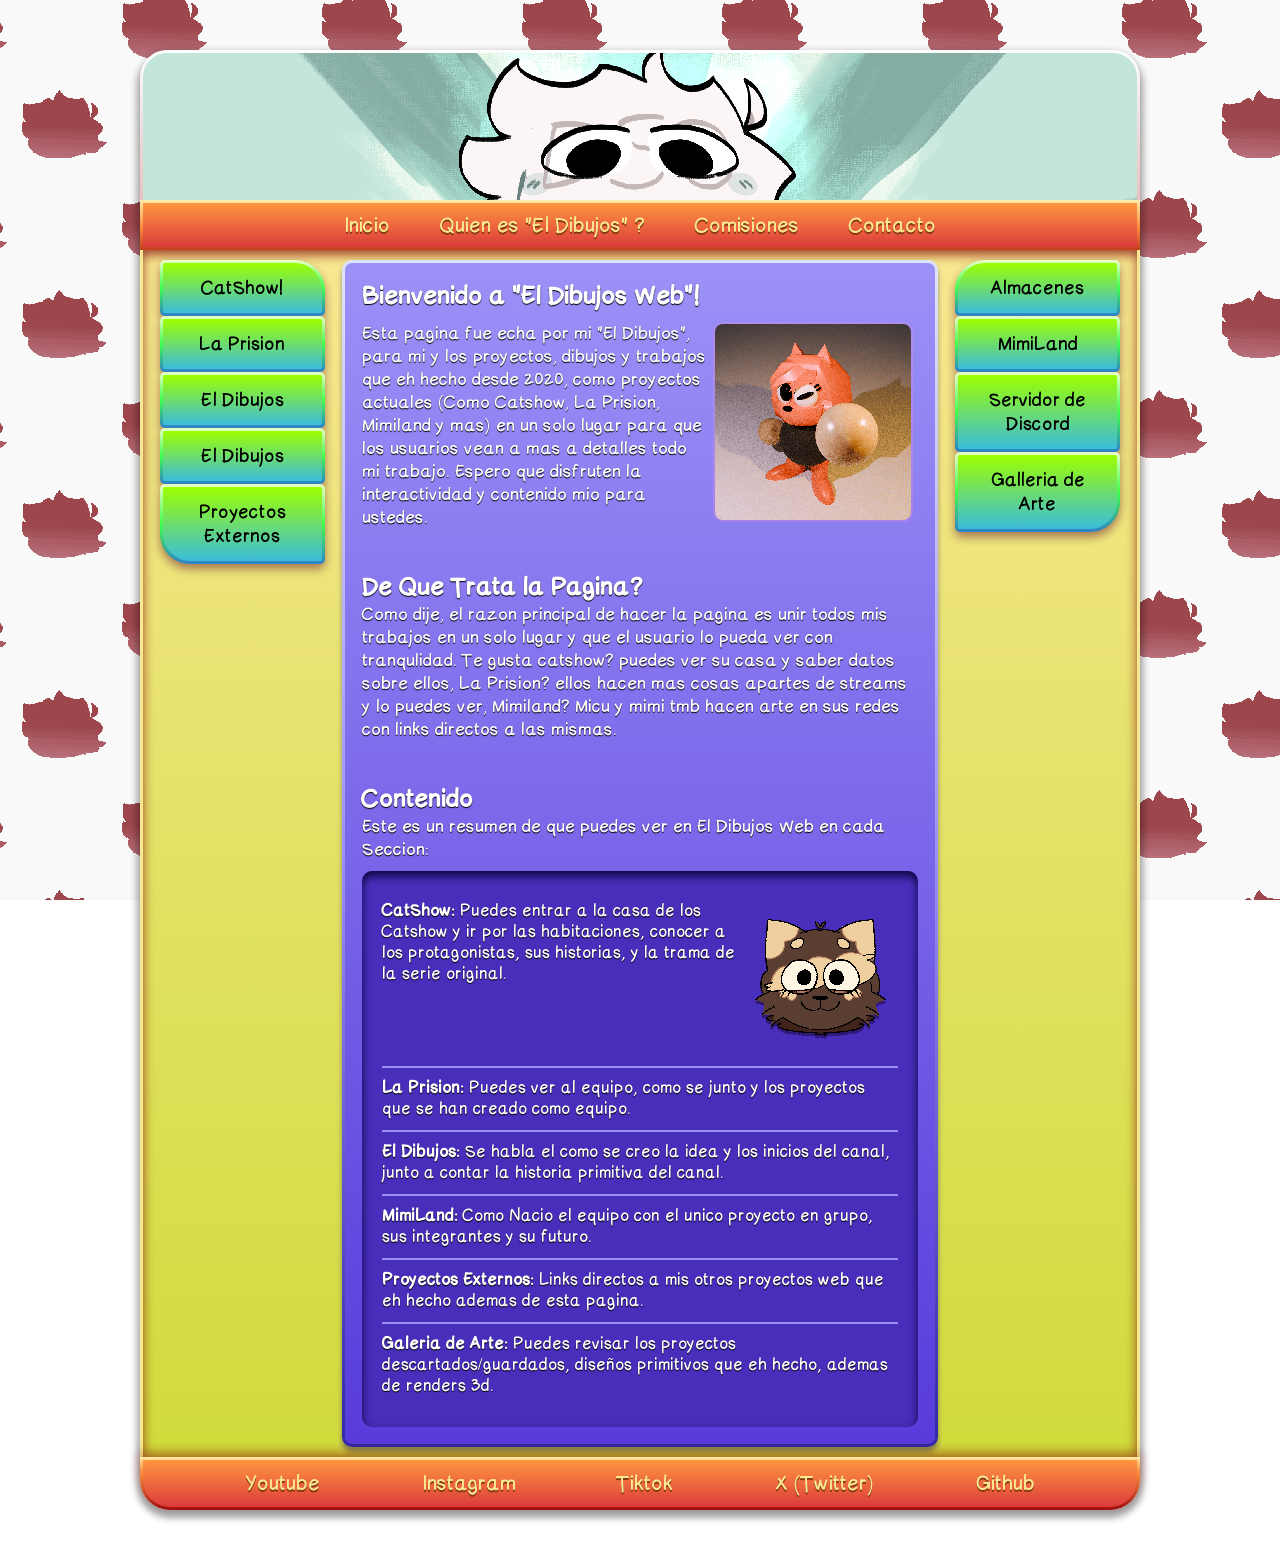
<file: index.html>
<!DOCTYPE html>
<html lang="es">
<head>
    <meta charset="UTF-8">
    <meta name="viewport" content="width=device-width, initial-scale=1.0">
    <title> Inicio | El Dibujos Web</title>
    <link rel="icon" href="src/img/Logo00.gif" type="icon">
    <link rel="stylesheet" href="src/css/style.css">
    <script src="src/js/script.js" defer></script>
</head>
<body>
    <!--caja Principal-->
    <div class="CajaIndex">
        <header class="headerPrincipal">
        </header>
        <nav class="navPrincipal">
          <a class="enlaces" href="index.html">Inicio</a>
          <a class="enlaces" href="Quien-es-Dibujos.html">Quien es "El Dibujos" ?</a>
          <a class="enlaces" href="">Comisiones</a>
          <a class="enlaces" href="Contacto.html">Contacto</a>
        </nav>
        <div class="cajaMain">
            <aside class="aside-izquierdo">
                <!-- Botón 1 -->
                <div class="ContenedorSelect">
                  <button type="button" class="BotonStartL">
                    <span class="selecText">CatShow!</span>
                  </button>

                  <ul class="selectMenu">
                    <li data-value="1" data-url="Catshow/CatHouse.html" class="optionSelect opt-1">CatHouse</li>
                    <li data-value="2" data-url=".html" class="optionSelect opt-1">Detras de Cortinas</li>
                    <li data-value="3" data-url="Catshow/Museo-Felino.html" class="optionSelect opt-1">Museo Felino</li>
                  </ul>
                </div>

                <!-- Botón 2 -->
                <div class="ContenedorSelect2">
                  <button type="button" data-url="La-Prision/LaPrision.html" class="BotonMedium"><span class="selecText">La Prision</span></button>
                </div>

                 <!-- Botón 2 -->
                <div class="ContenedorSelect2">
                  <button type="button" data-url="ElDibujos/Rincon-del-Dibujos.html" class="BotonMedium"><span class="selecText">El Dibujos</span></button>
                </div>

                <!-- Botón 2 -->
                <div class="ContenedorSelect">
                  <button type="button" class="BotonMedium">
                    <span class="selecText">El Dibujos</span>
                  </button>

                  <ul class="selectMenu">
                    <li data-value="a" data-url=".html" class="optionSelect opt-1">Como Nacio?</li>
                    <li data-value="b" data-url=".html" class="optionSelect opt-1">Detras de Escena</li>
                    <li data-value="b" data-url=".html" class="optionSelect opt-1">Habitacion</li>
                  </ul>
                </div>

                <div class="ContenedorSelect">
                  <button type="button" class="BotonEndL">
                    <span class="selecText">Proyectos Externos</span>
                  </button>

                  <ul class="selectMenu">
                    <li data-value="a" data-url="https://ccreativebboy-source.github.io/PanseiSoftShop/" class="optionSelect opt-1">Pansei Soft Shop</li>
                    <li data-value="b" data-url="https://ccreativebboy-source.github.io/REPORTES_REBORN/" class="optionSelect opt-1">Reportes SIP</li>
                  </ul>
                </div>
            </aside>

            <main class="mainPrincipal">
                <section>
                    <header>
                        <h1>Bienvenido a "El Dibujos Web"!</h1>
                    </header>
                    <img src="src/img/Untitled3.png" style="border-radius: 10px; border: 2px solid #cc8ce06e; margin: 5px; margin-top: 0px; float: right;" width="200" alt="vin">
                    <p>Esta pagina fue echa por mi "El Dibujos", para mi y los proyectos, dibujos y trabajos que eh hecho desde 2020, como proyectos actuales (Como Catshow, La Prision, Mimiland y mas) en un solo lugar para que los usuarios vean a mas a detalles todo mi trabajo. Espero que disfruten la interactividad y contenido mio para ustedes.</p>
                </section>
                    <br><br>
                <section>
                    <h1>De Que Trata la Pagina?</h1>
                    <p>Como dije, el razon principal de hacer la pagina es unir todos mis trabajos en un solo lugar y que el usuario lo pueda ver con tranqulidad. Te gusta catshow? puedes ver su casa y saber datos sobre ellos, La Prision? ellos hacen mas cosas apartes de streams y lo puedes ver, Mimiland? Micu y mimi tmb hacen arte en sus redes con links directos a las mismas.</p>
                </section>
                    <br><br>
                <section>
                    <h1>Contenido</h1>
                    <p>Este es un resumen de que puedes ver en El Dibujos Web en cada Seccion:</p>
                    <article class="InfoWeb">
                      <ol style="padding-top: 10px; padding-bottom: 10px; display: flex; flex-direction: column; gap: 10px;">
                        <li><strong>CatShow:</strong> 
                          <img src="src/img/IconFloat.gif" style="float: right; filter: drop-shadow(0px 3px 0px rgba(21, 0, 46, 0.452));" width="155" alt="Catshow">
                          Puedes entrar a la casa de los Catshow y ir por las habitaciones, conocer a los protagonistas, sus historias, y la trama de la serie original.
                        </li>
                        
                        <hr>

                        <li><strong>La Prision:</strong> Puedes ver al equipo, como se junto y los proyectos que se han creado como equipo.</li>

                        <hr>

                        <li><strong>El Dibujos:</strong> Se habla el como se creo la idea y los inicios del canal, junto a contar la historia primitiva del canal.</li>

                        <hr>

                        <li><strong>MimiLand:</strong> Como Nacio el equipo con el unico proyecto en grupo, sus integrantes y su futuro.</li>

                        <hr>

                        <li><strong>Proyectos Externos:</strong> Links directos a mis otros proyectos web que eh hecho ademas de esta pagina.</li>

                        <hr>
                        
                        <li><strong>Galeria de Arte:</strong> Puedes revisar los proyectos descartados/guardados, diseños primitivos que eh hecho, ademas de renders 3d.</li>
                      </ol>
                    </article>
                </section>
            </main>

            <aside class="aside-derecho">
                <!-- Botón 1 -->
                <div class="ContenedorSelect">
                  <button type="button" class="BotonStartR">
                    <span class="selecText">Almacenes</span>
                  </button>

                  <ul class="selectMenu">
                    <li data-value="1" data-url="https://archive.org/details/@00_00934" class="optionSelect opt-1">Internet Archive</li>
                    <li data-value="2" data-url="https://www.youtube.com/@MyCreativeMind_" class="optionSelect opt-1">Canal Secundario</li>
                  </ul>
                </div>

                <!-- Botón 3 -->
                <div class="ContenedorSelect2">
                  <button type="button" data-url="Mimiland/Mimiland.html" class="BotonMedium"> MimiLand </button>
                </div>

                <!-- Botón 3 -->
                <div class="ContenedorSelect2">
                  <button type="button" data-url="https://discord.gg/pGZnY4KQZU" class="BotonMedium"><span class="selecText">Servidor de Discord</span></button>
                </div>

                <div class="ContenedorSelect">
                  <button type="button" class="BotonEndR">
                    <span class="selecText">Galleria de Arte</span>
                  </button>

                  <ul class="selectMenu">
                    <li data-value="a" data-url=".html" class="optionSelect opt-1">Ideas Descartadas</li>
                    <li data-value="b" data-url=".html" class="optionSelect opt-1">Diseños Viejos</li>
                    <li data-value="b" data-url=".html" class="optionSelect opt-1">Modelos 3D</li>
                  </ul>
                </div>
            </aside>
        </div>
        <footer class="footerPrincipal">
            <a class="enlaces" href="https://www.youtube.com/@El_Dibujos_">Youtube</a>
            <a class="enlaces" href="https://www.instagram.com/dibujos_sin_originalidad_/?hl=es">Instagram</a>
            <a class="enlaces" href="https://www.tiktok.com/@dibujos_sin_originalidad">Tiktok</a>
            <a class="enlaces" href="https://x.com/DSO_XD">X (Twitter)</a>
            <a class="enlaces" href="https://github.com/ccreativebboy-source">Github</a>
        </footer>
    </div>
</body>
</html>
</file>
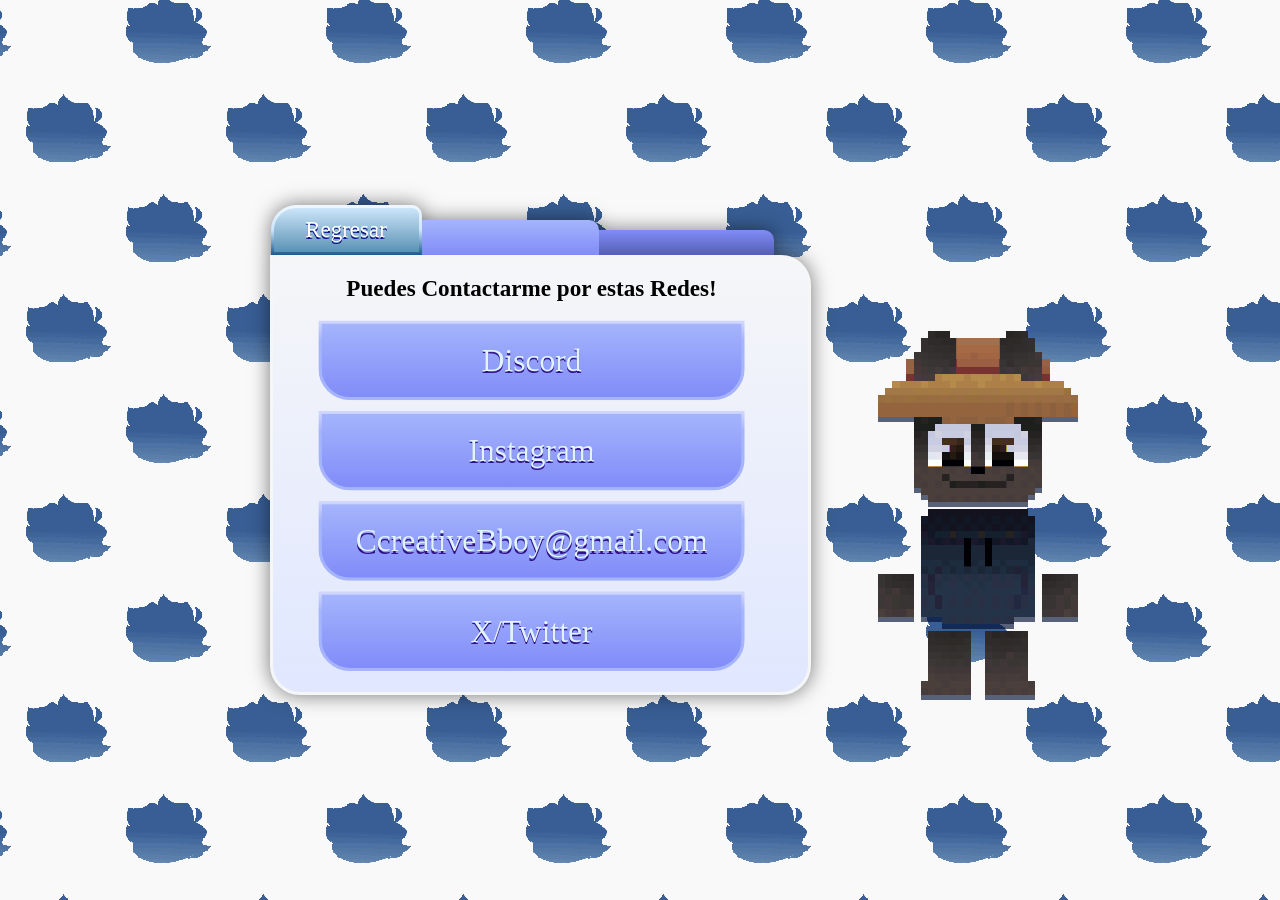
<file: Contacto.html>
<html lang="es"><head>
    <meta charset="UTF-8">
    <meta name="viewport" content="width=device-width, initial-scale=1.0">
    <title> Contacto | El Dibujos Web</title>
    <link rel="icon" href="src/img/Logo00.gif" type="icon">
    <link rel="stylesheet" href="src/css/contacto.css">
</head>
<body>
    <div class="direccion">
        <div class="CajaContacto">
        
            <header class="cajaHeader">
                <div class="CajaRegreso">
                    <a href="index.html">Regresar</a>
                </div>
                
                <div class="Decoracion1">
                </div>
                <div class="Decoracion2">
                </div>
            </header>
            <main class="CajaMain">
                <div class="CajaEnlaces">
                    <h1>Puedes Contactarme por estas Redes!</h1>

                    <section class="CajaLink">
                        <a href="">Discord</a>
                    </section>
                    <section class="CajaLink">
                        <a href="">Instagram</a>
                    </section>
                    <section class="CajaLink">
                        <a href="">CcreativeBboy@gmail.com</a>
                    </section>
                    <section class="CajaLink">
                        <a href="">X/Twitter</a>
                    </section>
                </div>
            </main>

            
        </div>

        <div class="CajaImg">
            <img src="src/img/Rod.gif" alt="imagen" width="200">
        </div>
    </div>

</body></html>
</file>
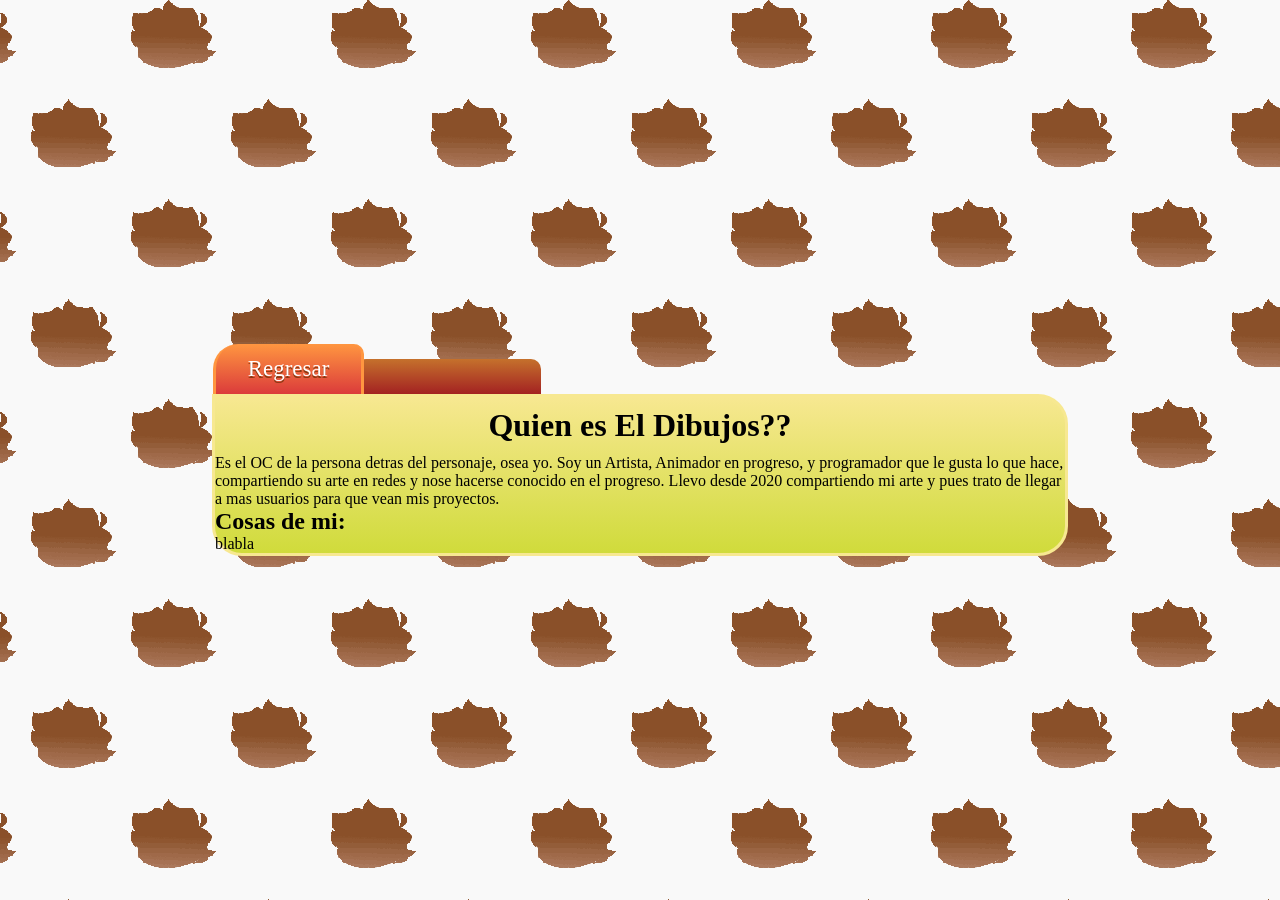
<file: Quien-es-Dibujos.html>
<!DOCTYPE html>
<html lang="es">
<head>
    <meta charset="UTF-8">
    <meta name="viewport" content="width=device-width, initial-scale=1.0">
    <title> Quien es el Dibujos? | El Dibujos Web</title>
    <link rel="icon" href="src/img/Logo00.gif" type="icon">
    <link rel="stylesheet" href="src/css/quien-es-dibujos.css">
</head>
<body>
    <div class="CajaQuienEs">
        <header class="cajaHeader">
        <div class="CajaRegreso">
            <a href="index.html">Regresar</a>
        </div>
        <div class="Decoracion1">
        </div>
        </header>
        
        <main class="CajaMain">
            <header>
            <h1>Quien es El Dibujos??</h1>
            </header>
            <section>
                <article>
                    <p>Es el OC de la persona detras del personaje, osea yo. Soy un Artista, Animador en progreso, y programador que le gusta lo que hace, 
                        compartiendo su arte en redes y nose hacerse conocido en el progreso. Llevo desde 2020 compartiendo mi arte y pues trato de llegar a mas usuarios para que vean mis proyectos. </p>
                </article>

                <h1>Cosas de mi:</h1>
                <article>
                    <p>blabla</p>
                </article>
            </section>
        </main>
    </div>
</body>
</html>
</file>
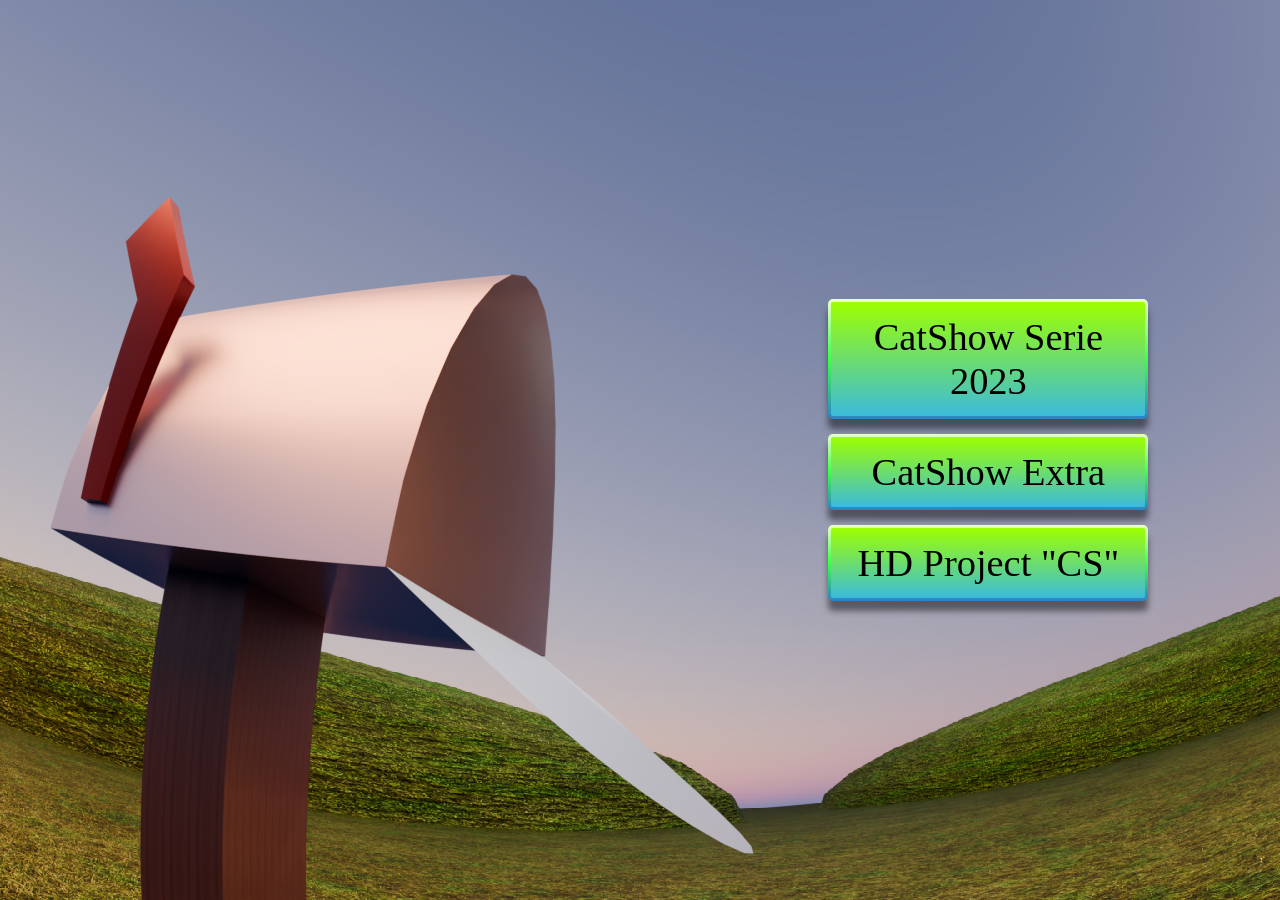
<file: Catshow/Buzon.html>
<!DOCTYPE html>
<html lang="en">
<head>
    <meta charset="UTF-8">
    <meta name="viewport" content="width=device-width, initial-scale=1.0">
    <title>Buzon | Catshow</title>
    <link rel="stylesheet" href="css/buzon.css">
    <link rel="icon" href="src/img/house.gif" type="icon">
    <script src="../src/js/script.js" defer></script>
</head>
<body>
    <main>
        <a  href="CatHouse.html">
            <img class="buzon" src="src/img/buzon2.png" alt="carrito">
        </a>

        <div class="cajaProyectos">
            <button  type="button" data-url="https://www.youtube.com/playlist?list=PLJe5aly69rUo5nJo4wfopG-sIYhlKf13F" class="linkProyecto">CatShow Serie 2023</button>
            <button  type="button" data-url="https://www.youtube.com/watch?v=FK0Wb8shhjw" class="linkProyecto">CatShow Extra</button>
            <button  type="button" data-url="https://www.youtube.com/playlist?list=PLFVSs42rNB8VHC7fdJ1PnIyHPx7p6dPxc" class="linkProyecto">HD Project "CS"</button>
        </div>
    </main>
</body>
</html>
</file>
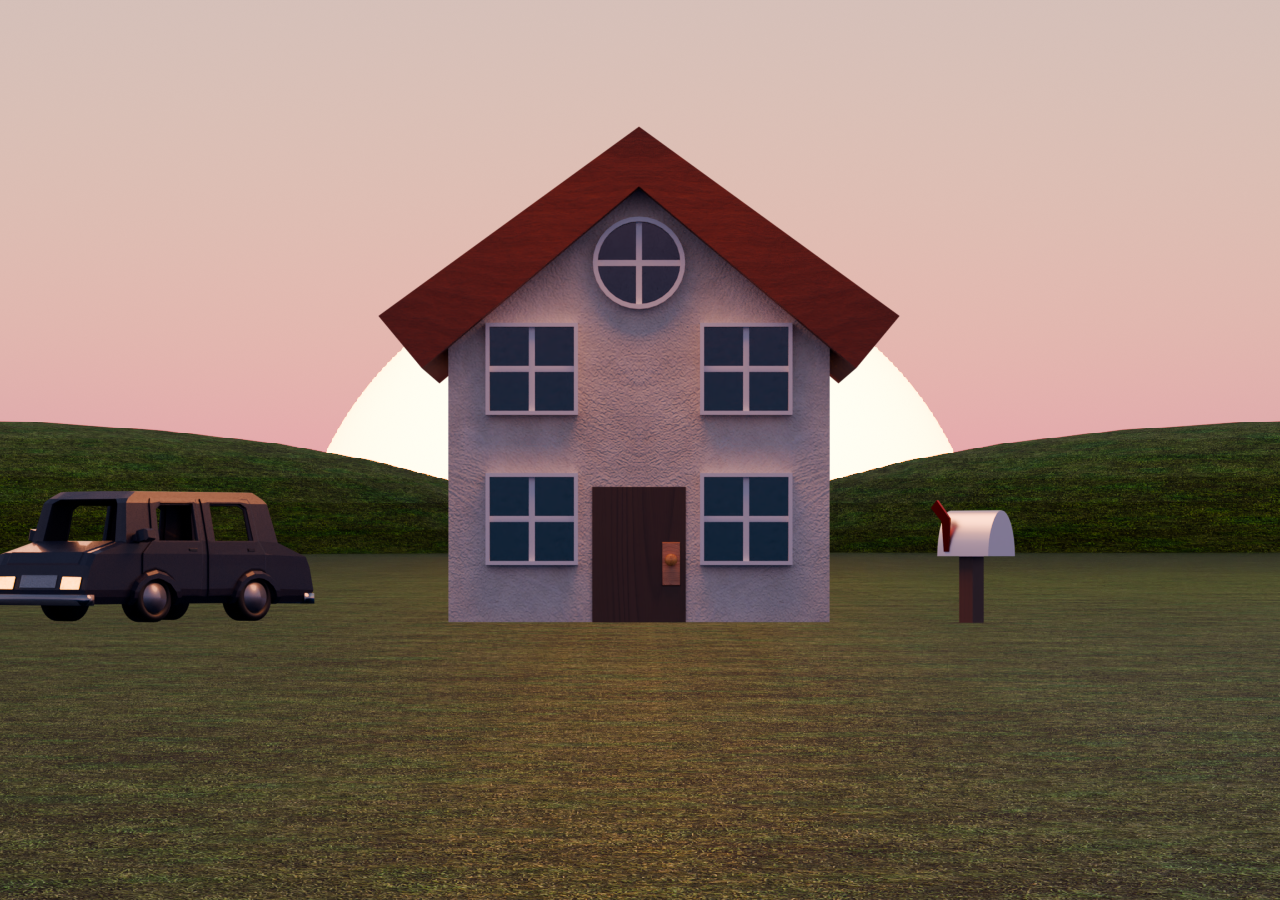
<file: Catshow/CatHouse.html>
<!DOCTYPE html>
<html lang="en">
<head>
    <meta charset="UTF-8">
    <meta name="viewport" content="width=device-width, initial-scale=1.0">
    <title>CatHouse | Catshow</title>
    <link rel="stylesheet" href="css/cathouse.css">
    <link rel="icon" href="src/img/house.gif" type="icon">
</head>
<body>
    <main>
        <a href="../index.html" class="auto">
            <img src="src/img/Car.png" alt="carrito">
        </a>

        <a href="Cathouse/Interior.html" class="casa">
            <img class="img-normal" src="src/img/house.png" alt="casa">
            <img class="img-hover" src="src/img/house1.png" alt="casa">
        </a>

        <a href="Buzon.html" class="Buzon">
            <img class="img-normal1" src="src/img/buzon.png" alt="buzon">
            <img class="img-hover1" src="src/img/buzon1.png" alt="buzon">
        </a>
    </main>
</body>
</html>
</file>
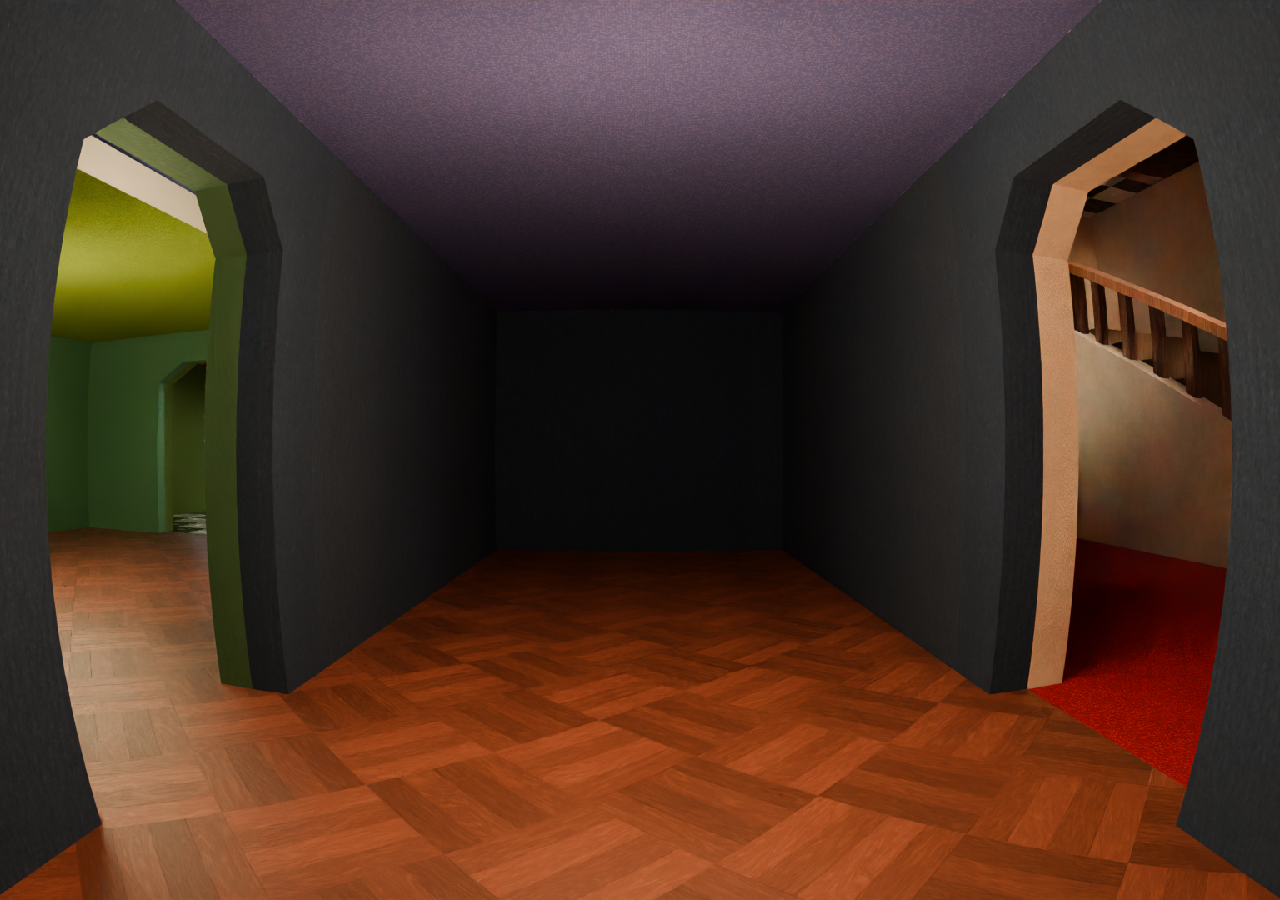
<file: Catshow/Interior.html>
<!DOCTYPE html>
<html lang="en">
<head>
    <meta charset="UTF-8">
    <meta name="viewport" content="width=device-width, initial-scale=1.0">
    <title>Entrada de Hogar | Catshow</title>
    <link rel="stylesheet" href="css/interior.css">
    <link rel="icon" href="src/img/house.gif" type="icon">
</head>
<body>
    
</body>
</html>
</file>
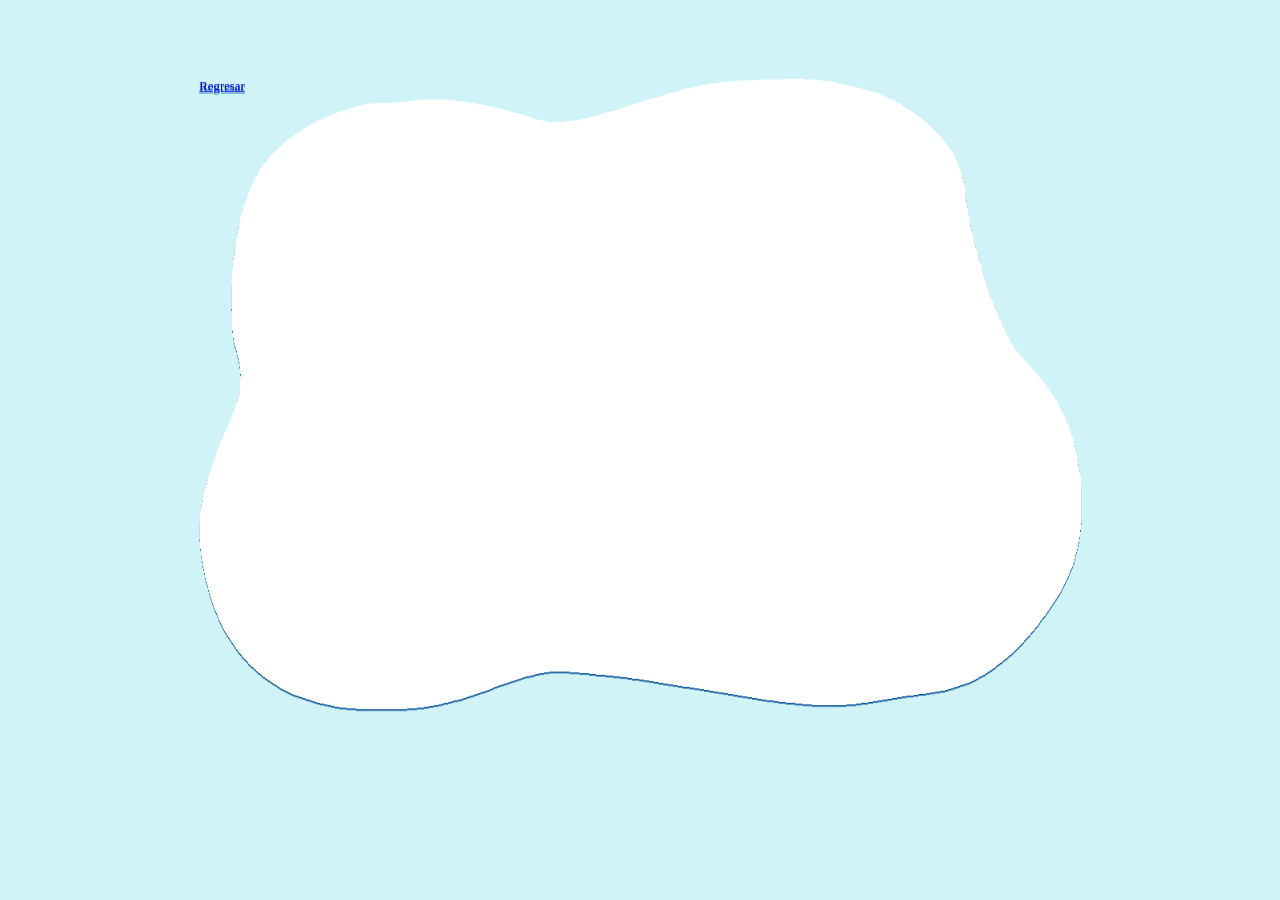
<file: ElDibujos/Rincon-del-Dibujos.html>
<!DOCTYPE html>
<html lang="en">
<head>
    <meta charset="UTF-8">
    <meta name="viewport" content="width=device-width, initial-scale=1.0">
    <title>El Rincon del Dibujos</title>
    <link rel="stylesheet" href="src/css/ElRincon.css">
</head>
<body>
    <div class="cajaImg">
        <section>
                <a href="../index.html">Regresar</a>
        </section>
    </div>
</body>
</html>
</file>
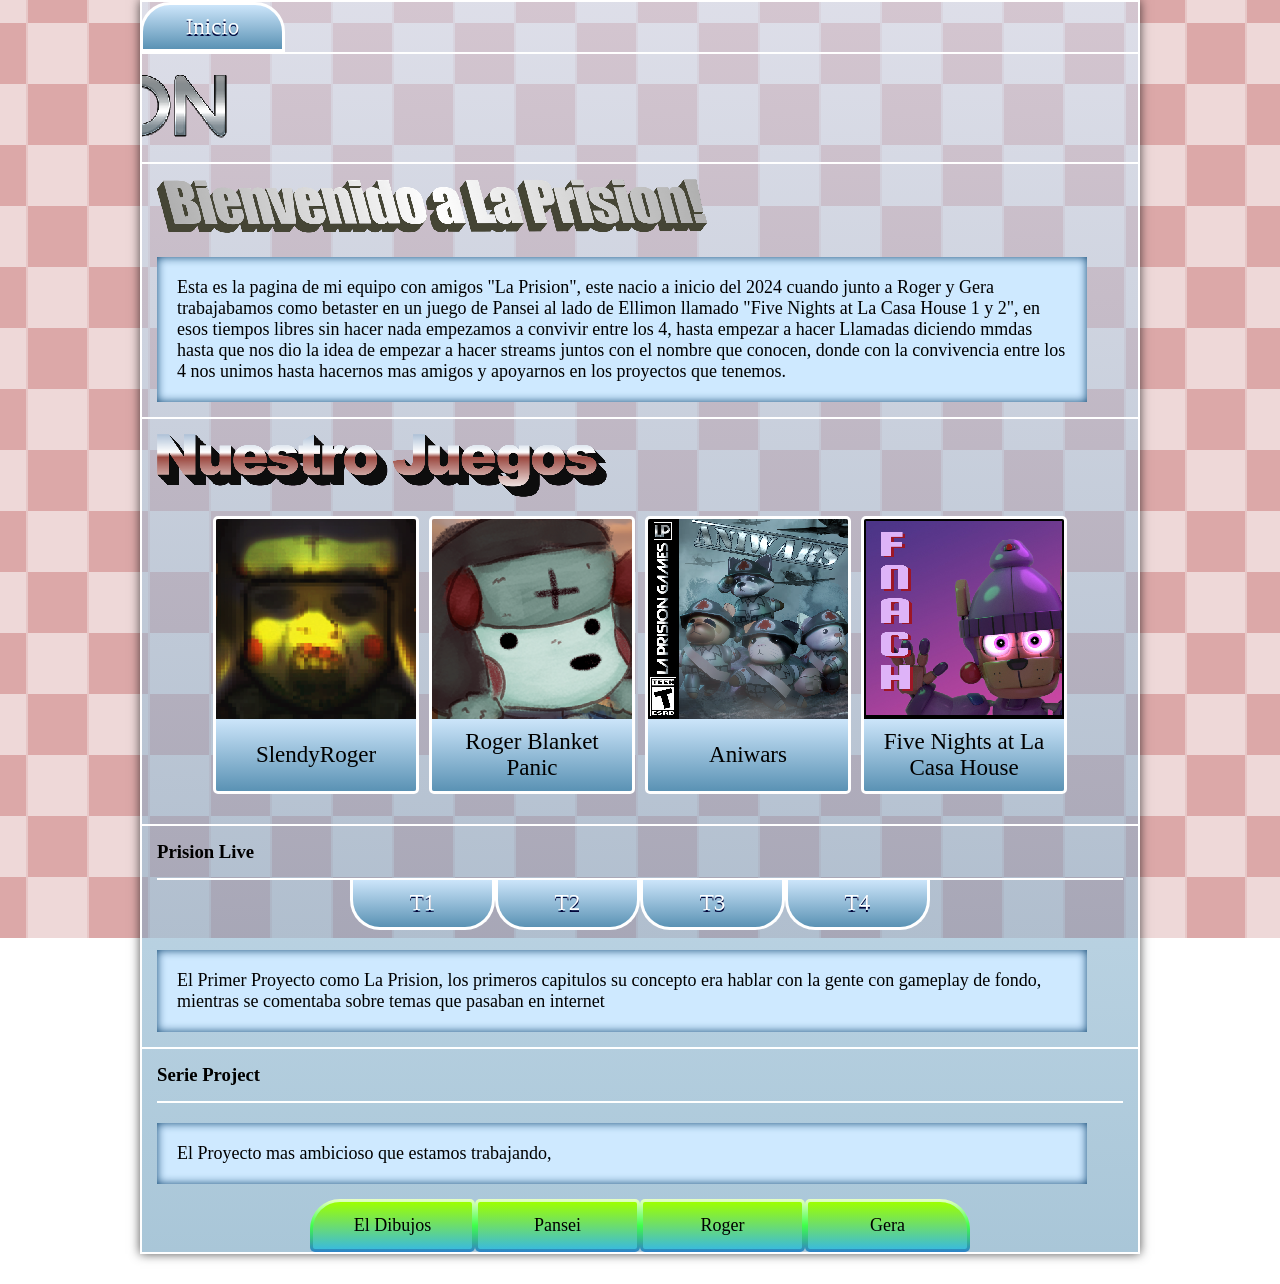
<file: La-Prision/LaPrision.html>
<!DOCTYPE html>
<html lang="es">
<head>
    <meta charset="UTF-8">
    <meta name="viewport" content="width=device-width, initial-scale=1.0">
    <title>La Prision | El Dibujos Web</title>
    <link rel="icon" href="src/logo2.png" type="icon">
    <script src="../src/js/script.js" defer></script>
    <link rel="stylesheet" href="../src/css/style.css">
    <link rel="stylesheet" href="css/laprision.css">
</head>
<body>
    <div class="cajaprincipal">
        <nav class="cajaNav">
            <button type="button" data-url="../index.html" class="btnRegreso">Inicio</button>
        </nav>
        <header>
            <marquee behavior="" direction="right"><img src="src/logo.png" alt="logo.png" width="400"></marquee>
        </header>
        <main>
            <section class="parrafo1">
                <nav>
                    <img src="src/BienvenidoaLaPrision.png" alt="bienvenida" width="550px">
                </nav>

                <article class="cajaInfo">
                    <p>Esta es la pagina de mi equipo con amigos "La Prision", este nacio a inicio del 2024 cuando junto a Roger y Gera trabajabamos como betaster en un juego de Pansei al lado de Ellimon llamado "Five Nights at La Casa House 1 y 2", en esos tiempos libres sin hacer nada empezamos a convivir entre los 4, hasta empezar a hacer Llamadas diciendo mmdas hasta que nos dio la idea de empezar a hacer streams juntos con el nombre que conocen, donde con la convivencia entre los 4 nos unimos hasta hacernos mas amigos y apoyarnos en los proyectos que tenemos.</p>
                </article>
            </section>
            <section class="parrafo1">
                <nav>
                    <img src="src/NuestroJuegos.png" alt="bienvenida" width="450px">
                </nav>
                <div class="catalogoJuegos">
                    <article class="juego">
                        <a href="#"><img src="src/SlendyRoger.png" alt="SlendyRoger" width="200"></a>
                        <footer>SlendyRoger</footer>
                    </article>

                    <article class="juego">
                        <a href="#"><img src="src/RogerBlanket.png" alt="RogerBlanketPanic" width="200"></a>
                        <footer>Roger Blanket Panic</footer>
                    </article>

                    <article class="juego">
                        <a href="Juegos/Aniwars.html"><img src="src/Aniwars.png" alt="Aniwars" width="200"></a>
                        <footer>Aniwars</footer>
                    </article>

                    <article class="juego">
                        <a href="https://gamejolt.com/games/FNALCHEllie-Mon/684365"><img src="src/fnach1.jpg" alt="Fanach" width="200"></a>
                        <footer>Five Nights at La Casa House</footer>
                    </article>
                </div>
            </section>
            <section class="parrafo1">
                <nav class="titulo2">
                    <h1>Prision Live</h1>
                </nav>
                <div class="seccionTemporada">
                    <a target="_blank" href="https://www.youtube.com/playlist?list=PLJe5aly69rUpgKt71-gOI1U1DRvWgX_D3">T1</a>
                    <a target="_blank" href="https://www.youtube.com/playlist?list=PLJe5aly69rUqTwBFB1WxU_RZNj9AQnYmK">T2</a>
                    <a target="_blank" href="https://www.youtube.com/playlist?list=PLLE3dyWah16k">T3</a>
                    <a target="_blank" href="#">T4</a>
                </div>

                <article class="cajaInfo">
                    <p>El Primer Proyecto como La Prision, los primeros capitulos su concepto era hablar con la gente con gameplay de fondo, mientras se comentaba sobre temas que pasaban en internet </p>
                </article>
            </section>
            <section>
                <nav class="titulo2">
                    <h1>Serie Project</h1>
                </nav>

                <article class="cajaInfo">
                    <p>El Proyecto mas ambicioso que estamos trabajando,</p>
                </article>
            </section>
        </main>
        <footer style="display: flex; justify-content: center;">
            <div class="ContenedorSelect">
                  <button type="button" class="BotonStartR">
                    <span class="selecText">El Dibujos</span>
                  </button>

                  <ul class="selectMenu">
                    <li data-value="1" data-url="#" class="optionSelect opt-1">Youtube</li>
                    <li data-value="2" data-url="#" class="optionSelect opt-1">Instagram</li>
                    <li data-value="3" data-url="#" class="optionSelect opt-1">X</li>
                  </ul>
            </div>

            <div class="ContenedorSelect">
                  <button type="button" class="BotonMedium">
                    <span class="selecText">Pansei</span>
                  </button>

                  <ul class="selectMenu">
                    <li data-value="1" data-url="#" class="optionSelect opt-1">Youtube</li>
                    <li data-value="2" data-url="#" class="optionSelect opt-1">Tiktok</li>
                    <li data-value="3" data-url="#" class="optionSelect opt-1">Gamejolt</li>
                    <li data-value="3" data-url="#" class="optionSelect opt-1">Itchio</li>
                  </ul>
            </div>

            <div class="ContenedorSelect">
                  <button type="button" class="BotonMedium">
                    <span class="selecText">Roger</span>
                  </button>

                  <ul class="selectMenu">
                    <li data-value="1" data-url="#" class="optionSelect opt-1">Youtube</li>
                    <li data-value="2" data-url="#" class="optionSelect opt-1">Instagram</li>
                    <li data-value="2" data-url="#" class="optionSelect opt-1">X</li>
                  </ul>
            </div>

            <div class="ContenedorSelect">
                  <button type="button" class="BotonStartL">
                    <span class="selecText">Gera</span>
                  </button>

                  <ul class="selectMenu">
                    <li data-value="1" data-url="#" class="optionSelect opt-1">Youtube</li>
                    <li data-value="2" data-url="https://www.behance.net/luisgemagaa2" class="optionSelect opt-1">Portafolio</li>
                  </ul>
            </div>
        </footer>
    </div>
</body>
</html>
</file>
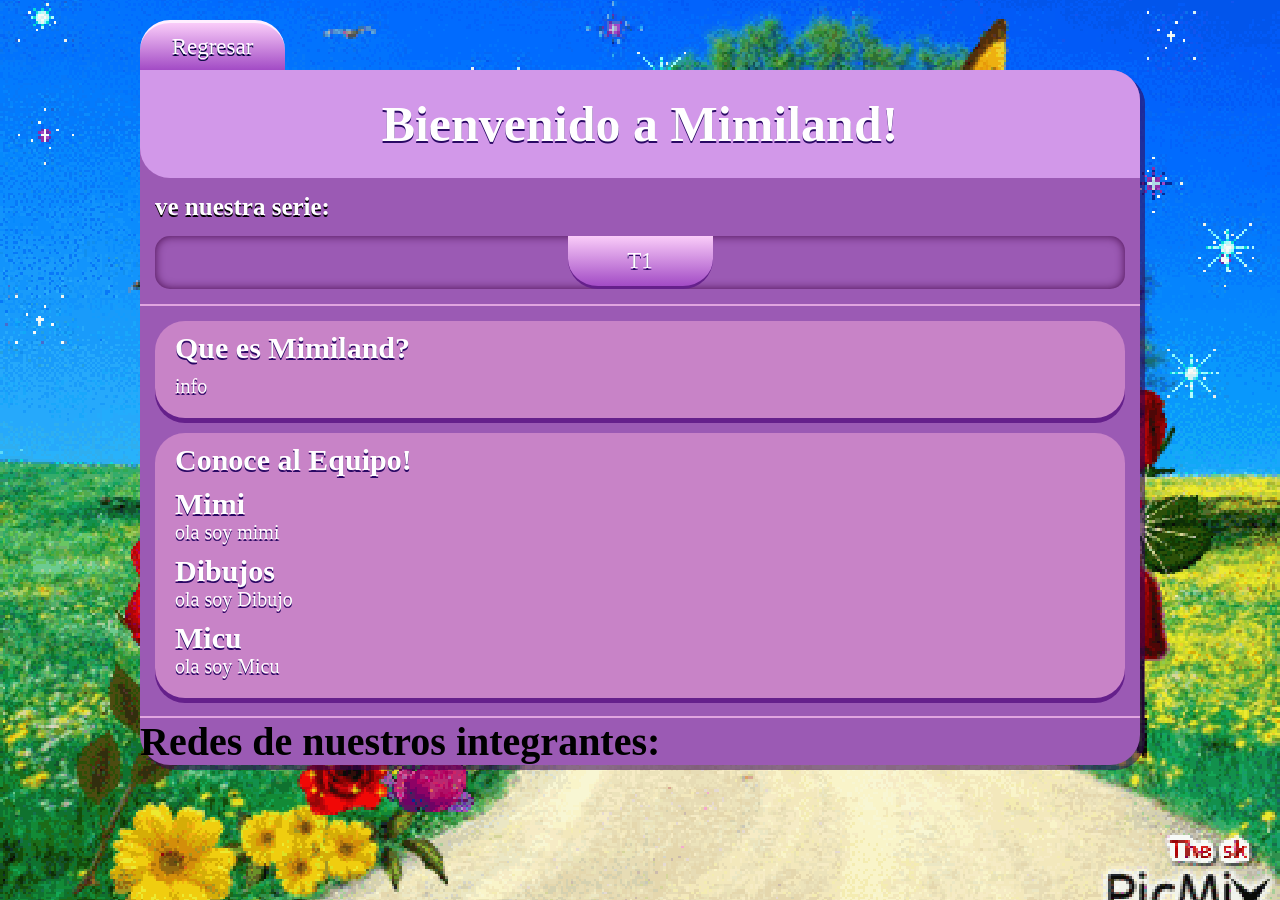
<file: Mimiland/Mimiland.html>
<!DOCTYPE html>
<html lang="en">
<head>
    <meta charset="UTF-8">
    <meta name="viewport" content="width=device-width, initial-scale=1.0">
    <title>MimiLand | El Dibujos Web</title>
    <link rel="stylesheet" href="css/mimiland.css">
    <script src="../src/js/script.js"></script>
</head>
<body>
    <div class="cajaPrincipal">
        <button type="button" data-url="../index.html" class="btnRegreso">Regresar</button>
        <div class="contenedorMimiland">
            <header>
                <h1>Bienvenido a Mimiland!</h1>
            </header>
            <nav class="cajaNav">
                <h1>ve nuestra serie:</h1>
                <div class="seccionTemporada">
                    <a href="https://www.youtube.com/playlist?list=PLVkA620SAVo0">T1</a>
                </div>
            </nav>
            <hr>
            <main>
                <section>
                  <h1>Que es Mimiland?</h1>
                  <p>info</p>  
                </section>

                <section>
                  <h1>Conoce al Equipo!</h1>
                    <article>
                        <h2>Mimi</h2>
                        <p>ola soy mimi</p>
                    </article>

                    <article>
                        <h2>Dibujos</h2>
                        <p>ola soy Dibujo</p>
                    </article>
                    
                    <article>
                        <h2>Micu</h2>
                        <p>ola soy Micu</p>
                    </article>
                </section>
            </main>
            <hr>
            <footer>
                <h1>Redes de nuestros integrantes:</h1>
            </footer>
        </div>
    </div>
</body>
</html>
</file>
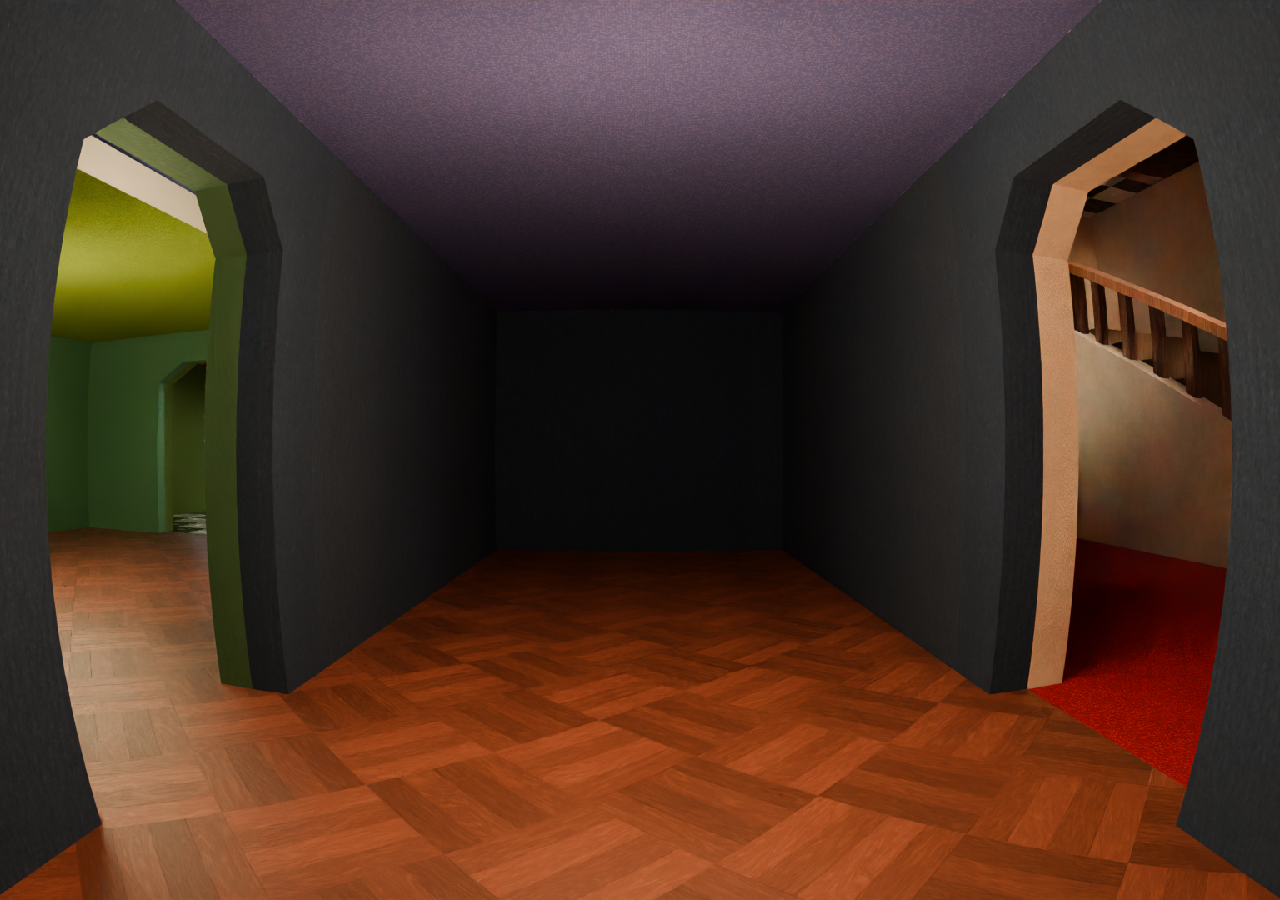
<file: Catshow/Cathouse/Interior.html>
<!DOCTYPE html>
<html lang="en">
<head>
    <meta charset="UTF-8">
    <meta name="viewport" content="width=device-width, initial-scale=1.0">
    <title>Entrada de Hogar | Catshow</title>
    <link rel="stylesheet" href="css/interior.css">
    <link rel="icon" href="../src/img/house.gif" type="icon">
</head>
<body>
    
</body>
</html>
</file>
<file: src/css/style.css>
* {
    margin: 0px;
    padding: 0px;
    font-family: 'MiComicSans', sans-serif;
    
}

*, *::before, *::after {
  box-sizing: border-box;
}


@font-face {
    font-family: 'MiComicSans';
    src: url('../fonts/ComicSans.ttf') format('truetype');
    font-weight: normal;
    font-style: normal;
    font-display: swap;
}

body {
    display: flex;
    justify-content: center;
    image-rendering: pixelated;
    cursor: default;
}

p {
    font-size: 17px;
}

.CajaIndex {
    display: flex;
    flex-direction: column;
    align-items: center;
    margin: 50px;
    border-radius: 30px 30px 30px 30px;
    width: 1000px;
    box-shadow: 0px 5px 7px 3px rgba(0, 0, 0, 0.356);
}

.headerPrincipal {
    height: 150px;
    border-radius: 27px 27px 0px 0px;

    border: 3px solid transparent;
    border-bottom: none;
    background: 
        url('../img/Banner1\ -\ copia.png') padding-box,
        linear-gradient(to bottom, #ffffff 0%, #eddede 50%, #ecc0c0 100%) border-box;
    width: 100%;
    text-align: center;
    background-size: cover;
    background-position: center;
}

.navPrincipal{
    width: 100%;
    display: flex;
    justify-content: center;
    align-items: center;
    height: 50px;
    background: linear-gradient(to bottom, #ff9640,#db3b3b );
    border:3px solid #ff9640;

    border: 3px solid transparent;

    background: 
        linear-gradient(to bottom, #ff9640, #db3b3b) padding-box,
        linear-gradient(to bottom, #ffebaa 0%, #ff9640 50%, #c23d1c 100%) border-box;

    gap: 50px;
    list-style: none;
}

.cajaMain li {
    display: list-item;
}

.enlaces{
    text-decoration: none;
    font-size: 20px;
    color: #f7e891;
    text-shadow: 0px 2px 0px #883912;
}

.enlaces:hover{
    /*hacer que se vea la linea*/
    transform: scale(1.05);
    text-shadow: 0px 1px 0px #883912;
}

.aside-izquierdo, .aside-derecho {
    display: flex;
    flex-direction: column;
    align-items:center;
    filter: drop-shadow(0px 5px 5px #5a07277c);
}

.BotonStartR, .BotonMedium, .BotonEndR, .BotonStartL, .BotonEndL {
    font-size: 18px;
    padding: 13px;
    width:165px;
    border-radius: 5px;
    text-align: center;
    appearance: none;

    outline: none;
    border: none;
    box-shadow: none;

    border: 3px solid transparent;

    background: 
        linear-gradient(to bottom, #9dff00, #3bbbdb) padding-box,
        linear-gradient(to bottom, #e9ffc5 0%, #40ff4a 50%, #2c82c9 100%) border-box;
}

.BotonStartR:hover, .BotonMedium:hover, .BotonEndR:hover, .BotonStartL:hover, .BotonEndL:hover {
    border: 3px solid transparent;

    background: 
        linear-gradient(to bottom, #87ff54, #03afa9) padding-box,
        linear-gradient(to bottom, #e9ffc5 0%, #40ff4a 50%, #2c82c9 100%) border-box;
    transform: scale(1.05);
    cursor: pointer;
}


.BotonStartR:active, .BotonMedium:active, .BotonEndR:active, .BotonStartL:active, .BotonEndL:active {
    border: 3px solid transparent;

    background: 
        linear-gradient(to bottom, #a9fb86, #5cf4ef) padding-box,
        linear-gradient(to bottom, #e9ffc5 0%, #40ff4a 50%, #2c82c9 100%) border-box;
    transform: scale(0.99);
    cursor: pointer;
}

.BotonStartR {
    border-radius: 30px 5px 5px 5px;
}

.BotonEndR {
    border-radius: 5px 5px 30px 5px;
}

.BotonStartL {
    border-radius: 5px 30px 5px 5px;
    text-align-last: center;
    text-align: center;
    width:165px;
}

.BotonEndL {
    border-radius: 5px 5px 5px 30px;
    width:165px;
}

.mainPrincipal {
    border-radius: 10px;
    padding: 17px;
    color: white;
    text-shadow: 0px 1px 1px #000000;
    box-shadow: 0px 5px 5px 0px #1d097565;

    border: 3px solid transparent;
    background: 
        linear-gradient(to bottom, #9b91f7, #583bdb) padding-box,
        linear-gradient(to bottom, #dde4ff 0%, #9b91f7 50%, #3129a5 100%) border-box;
}

.ContenedorSelect {
  position: relative;
  
  user-select: none;
  font-family: sans-serif;
}

/* Lista desplegable */
.selectMenu {
    position: absolute;
    top: 90%;
    left: 0;
    right: 0;
    margin: 4px 0 0 0;
    padding: 0;
    list-style: none;
    border: 3px solid #134999;
    border-radius: 8px;
    overflow: hidden;
    display: none; /* Oculto por defecto */
    z-index: 100;

    border: 3px solid transparent;

    background: 
        linear-gradient(to bottom, #ffb340, #db703b) padding-box,
        linear-gradient(to bottom, #ffebaa 0%, #ffb340 25%, #db703b 100%) border-box;

    box-shadow: 0px 10px 0px #6d2610;
}

.selectMenu.abierto {
  display: block;
}

.optionSelect {
    display: flex;
    justify-content: center;
    align-items: center;
    padding: 10px 16px;
    margin-bottom: 5px;
    text-align: center;
    font-weight: bold;
    font-size: 16px;
    cursor: pointer;
    transition: background-color 0.15s, color 0.15s;
}

.opt-1 { color: #1d4ed8; }

.optionSelect:hover {
    border: 3px solid transparent;
    color: #401212;
    border-radius: 10px 10px 10px 10px;

    background: 
        linear-gradient(to bottom, #fff940, #db983b) padding-box,
        linear-gradient(to bottom, rgb(255, 245, 212) 0%, #fff940 25%, #db983b 100%) border-box;
    box-shadow: 0px 5px 0px #792911;
}

.mainPrincipal section header{
    margin-bottom: 10px;
}

.cajaMain {
    display: grid;
    grid-template-columns: minmax(120px, 1fr) minmax(0, 3fr) minmax(120px, 1fr);
    align-items: start;
    width: 100%;
    padding-top: 10px;
    padding-bottom: 10px;
    max-width: 1600px;
    box-shadow: inset 0px 5px 11px #850a0ac0;
    border-left: 3px solid #f7e891;
    border-right: 3px solid #f7e891;
    background: linear-gradient(to bottom, #f7e891,#d0db3b );
}

.footerPrincipal {
    width: 100%;
    display: flex;
    align-items: center;
    justify-content: space-evenly;
    padding-top: 10px;
    padding-bottom: 10px;
    border-radius: 0px 0px 30px 30px;
    box-shadow: 0px -5px 11px #850a0a6e;

    border: 3px solid transparent;

    background: 
        linear-gradient(to bottom, #ff9640, #db3b3b) padding-box,
        linear-gradient(to bottom, #ffebaa 0%, #ff9640 25%, #9e0e0e 100%) border-box;
}

.footerPrincipal a{
    text-decoration: none;
    font-size: 20px;
}

body {
    background-image: url('../img/background.gif');
    background-size: cover;
    background-position: center;
    background-attachment: fixed;
}

::-webkit-scrollbar {
    display: none;
}

.InfoWeb {
    box-shadow: inset 0px 5px 10px #0f0444;
    border-radius: 10px;
    margin-top: 10px;
    padding: 20px;
    background-color: #482eba;
}

ol li {
    list-style-type: none;
}

hr {
    border: 1px solid #9b91f7;
}
</file>
<file: src/css/contacto.css>
* {
    margin: 0px;
    padding: 0px;
    font-family:cursive;
}

html, body {
    height: 100%;
    margin: 0;
}

body {
    background-image: url('../img/background.gif');
    background-size: cover;
    background-position: center;
    background-attachment: fixed;

    background-color: rgb(255, 255, 255); /* Debe ser semitransparente */
  backdrop-filter: blur(0px) hue-rotate(230deg);
  -webkit-backdrop-filter: blur(0px) hue-rotate(230deg);

    display: grid;
    place-items: center;

    display: flex;
    justify-content: center;
    image-rendering: pixelated;
    cursor: default;
}

.CajaContacto {
    display: flex;
    flex-direction: column;
    align-items: center;
    margin: 70px;
    border-radius: 30px 30px 30px 30px;
    width: 535px;
    filter: drop-shadow(0px 0px 10px rgba(0, 0, 0, 0.527));
}

.cajaHeader {
    width: 100%;
    display: flex;
}

.CajaRegreso {
    height: 50px;
    border-radius: 25px 10px 0px 00px;
    position: relative;
    z-index: 2;
    font-size: 23px;
    color: white;
    right: 2px;
    height: 44px;
    width: 145px;
    display: flex;
    justify-content: center;
    align-items: center;
    text-shadow: 0px 2px 0px #02063a;
    border: 3px solid transparent;

    background: 
        linear-gradient(to bottom, #cce5fa, #5a92b4) padding-box,
        linear-gradient(to bottom, #f0f8ff 0%, #cce5fa 50%, rgb(26, 91, 145) 100%) border-box;
    
}

.CajaRegreso:active {
    box-shadow: inset 0px 5px 10px #03218570;
}

.CajaRegreso a {
    text-decoration: none;
    font-size: 23px;
    color: white;
    text-shadow: 0px 2px 0px #121488;
}

.Decoracion1 {
    margin-left: -25px;
    position: relative;
    z-index: 1;
    height: 35px;
    display: flex;
    margin-top: 15px;
    border-radius: 25px 10px 0px 00px;
    width: 200px;
    background: linear-gradient(to bottom, #A5B4FC,#818CF8);
}

.Decoracion2 {
    margin-left: -25px;
    position: relative;
    z-index: 0;
    height: 25px;
    display: flex;
    margin-top: 25px;
    border-radius: 25px 10px 0px 00px;
    width: 200px;
    background: linear-gradient(to bottom, #818CF8,#555fb4);
}

.CajaMain {
    padding-top: 10px;
    display: flex;
    gap: 10px;
    align-items: start;
    width: 535px;
    justify-content: space-around;
    border: 3px solid #f5f6f8 ;
    background: linear-gradient(to bottom, #f5f6f8,#E0E7FF );
    border-radius: 0px 30px 30px 30px;
}

.CajaEnlaces {
    transform: scale(1.05);
    width: 100%;
    gap: 10px;
    display: flex;
    flex-direction: column;
    align-items: center;
    padding-right: 17px;
    padding-bottom: 30px;
    padding-top: 17px;
    justify-content: center;
}

.CajaEnlaces h1 {
    margin-bottom: 7px;
    font-size:22px;
}

.CajaLink {
    width: 400px;
    border-radius: 0px 0px 30px 30px;
    height: 70px;
    display: flex;
    justify-content: center;
    
    

    align-items: center;
    background: linear-gradient(to bottom, #A5B4FC,#818CF8 );
    border: 3px solid #A5B4FC ;
    border-top: 3px solid #d3d9fc;
    
    border: 3px solid transparent;

  /* 3. Dos fondos: el primero es tu relleno y el segundo es el degradado del borde */
    background: 
        linear-gradient(to bottom, #A5B4FC, #818CF8) padding-box,
        linear-gradient(to bottom, #d3d9fc 0%, #A5B4FC 25%) border-box;
}

.CajaLink a {
    padding: 15px;
    text-decoration: none;
    font-size: 30px;
    text-shadow: 0px 2px 0px #311288;
    color: rgb(224, 244, 255);
}

.CajaLink:active  {
  box-shadow: inset 0px 5px 10px #03218570;
  border-radius: 30px 30px 30px 30px;
}

.CajaLink a:active {
    margin-top:5px ;
    color: rgb(255, 255, 255);
}

.CajaImg {
    display: flex;
    flex-direction: column;
    justify-content: flex-end;
    margin-bottom: 70px;

    filter: drop-shadow(0px 5px 0px #001031a6);
}

.direccion {
    display: flex;
}
</file>
<file: src/css/quien-es-dibujos.css>
* {
    margin: 0;
    padding: 0;
    font-family:cursive;
}

html, body {
    height: 100%;
    margin: 0;
}

body {
    background-image: url('../img/background.gif');
    background-size: cover;
    background-position: center;
    background-attachment: fixed;

    display: grid;
    place-items: center;

    display: flex;
    justify-content: center;
    image-rendering: pixelated;
    cursor: default;

    background-color: rgb(255, 255, 255); /* Debe ser semitransparente */
    backdrop-filter: blur(0px) hue-rotate(35deg);
    -webkit-backdrop-filter: blur(0px) hue-rotate(230deg);
}

.CajaQuienEs {
    display: flex;
    flex-direction: column;
    align-items: center;
    margin: 70px;
    border-radius: 30px 30px 30px 30px;
    width: 850px;
}

.cajaHeader {
    width: 100%;
    display: flex;
}

.CajaRegreso {
    border-left: 3px solid #ff9640 ;
    border-right: 3px solid #ff9640 ;
    background: linear-gradient(to bottom, #ff9640,#db3b3b);
    height: 50px;
    border-radius: 25px 10px 0px 00px;
    position: relative;
    z-index: 2;
    right: 2px;
    width: 145px;
    display: flex;
    justify-content: center;
    align-items: center;
}

.CajaRegreso:active{
    box-shadow: inset 0px 5px 10px #03218570;
    font-size: 23px;
}

.CajaRegreso a {
    text-decoration: none;
    font-size: 23px;
    color: white;
    text-shadow: 0px 2px 0px #883912;
}

.CajaRegreso a:active {
    font-size: 21px;
}

.Decoracion1 {
    margin-left: -25px;
    position: relative;
    z-index: 1;
    height: 35px;
    display: flex;
    margin-top: 15px;
    border-radius: 25px 10px 0px 00px;
    width: 200px;
    background: linear-gradient(to bottom, #c5712c,#a32222);
}

.CajaMain {
    padding-top: 10px;
    display: flex;
    gap: 10px;
    align-items: center;
    justify-content: center;
    flex-direction: column;
    width: 850px;
    border: 3px solid #f7e891 ;
    background: linear-gradient(to bottom, #f7e891,#d0db3b );
    border-radius: 0px 30px 30px 30px;
}
</file>
<file: Catshow/css/buzon.css>
* {
    margin: 0;
    padding: 0;
    box-sizing: border-box;
    font-family: cursive;
}

html, body {
    min-height: 100%;
    width: 100%;
    overflow: hidden; /* Evita que aparezca la barra de scroll al hacer hover */
}

body {
    background-image: url('../src/img/background4.png');
    background-size: cover;
    background-position: center;
    background-attachment: fixed;
    background-repeat: no-repeat;

    min-height: 100vh;
    display: flex;
    flex-direction: column;
    padding: 24px 24px 0 24px; /* Sin padding abajo para pegar al fondo */
    image-rendering: pixelated;
    cursor: default;
}

main {
    flex: 1;
    width: 100%;
    max-width: 1200px;
    margin: 0 auto;
    display: flex;
    align-items: flex-end; /* Pega el buzón abajo */
    justify-content: space-between;
    gap: 32px;
    flex-wrap: wrap;
    overflow: hidden; /* Refuerzo por si el hover desborda dentro de main */
}

.buzon {
    display: block;
    max-width: 100%;
    height: auto;
    z-index: 1;
    padding-left: 10px;
    transform-origin: bottom center;
    transition: transform 0.2s ease, filter 0.2s ease;
}

.buzon:hover {
    filter: drop-shadow(0px 0px 5px #ffffbc) brightness(1.2);
}

.cajaProyectos {
    align-self: center; /* Mantiene los botones centrados verticalmente */
    display: flex;
    color: #000;
    right: 50px;
    position: relative;
    flex-direction: column;
    gap: 15px;
    margin-bottom: 24px;
    filter: drop-shadow(0px 10px 3px rgba(0, 0, 0, 0.459));
}

.linkProyecto {
    font-size: clamp(24px, 3vw, 40px);
    padding: 13px 20px;
    width: min(320px, 100%);
    border-radius: 5px;
    text-align: center;
    appearance: none;
    outline: none;
    border: 3px solid transparent;
    transition: transform 0.15s ease, filter 0.15s ease;

    background:
        linear-gradient(to bottom, #9dff00, #3bbbdb) padding-box,
        linear-gradient(to bottom, #e9ffc5 0%, #40ff4a 50%, #2c82c9 100%) border-box;
}

.linkProyecto:hover {
    background:
        linear-gradient(to bottom, #87ff54, #03afa9) padding-box,
        linear-gradient(to bottom, #e9ffc5 0%, #40ff4a 50%, #2c82c9 100%) border-box;
    transform: scale(1.05);
    cursor: pointer;
}

.linkProyecto:active {
    background:
        linear-gradient(to bottom, #a9fb86, #5cf4ef) padding-box,
        linear-gradient(to bottom, #e9ffc5 0%, #40ff4a 50%, #2c82c9 100%) border-box;
    transform: scale(0.99);
    cursor: pointer;
    box-shadow: inset 0px 5px 5px black;
}
</file>
<file: Catshow/css/cathouse.css>
* {
    margin: 0px;
    padding: 0px;
    font-family:cursive;
}

html, body {
    height: 100%;
    margin: 0;
}

body {
    background-image: url('../src/img/background0.png');
    background-size: cover;
    background-position: center;
    background-attachment: fixed;
    
    display: grid;
    place-items: center;
    image-rendering: pixelated;
    cursor: default;
}

.auto {
    transform: translate(-155px, 3px);
}

.auto:hover {
    filter: drop-shadow(0px 0px 5px #ffffbc) brightness(1.2);
}

main {
    display: flex;
    align-items: flex-end; /* Alinea todos los elementos por la base (el suelo) */
    justify-content: center;
    gap: 30px; /* Separa el auto, la casa y el buzón sin que se toquen */
    transform: translateY(-75px); /* Sube toda la escena junta sin desordenarla */
}

/* Contenedor de la casa */
.casa {
    position: relative;
    display: inline-block;
    transform: translate(-123px);
}

/* La primera imagen NO lleva position: absolute para darle tamaño real al contenedor */
.casa img:first-child {
    display: block;
    object-fit: contain;
}

/* Solo la segunda imagen se superpone exactamente encima de la primera */
.casa .img-hover {
    position: absolute;
    top: 0;
    left: 0;
    
    object-fit: contain;
    opacity: 0;
}

/* Al pasar el mouse por la casa, aparece la segunda imagen */
.casa:hover .img-hover {
    opacity: 1;
    filter: drop-shadow(0px 0px 5px #ffffbc) brightness(1.2);
}


.Buzon {
    position: relative;
    display: inline-block;
    transform: translate(-123px);
}

/* La primera imagen NO lleva position: absolute para darle tamaño real al contenedor */
.Buzon img:first-child {
    display: block;
    object-fit: contain;
}

/* Solo la segunda imagen se superpone exactamente encima de la primera */
.Buzon .img-hover1 {
    position: absolute;
    top: 0;
    left: 0;
    
    object-fit: contain;
    opacity: 0;
}

/* Al pasar el mouse por la casa, aparece la segunda imagen */
.Buzon:hover .img-hover1 {
    opacity: 1;
    filter: drop-shadow(0px 0px 5px #ffffbc) brightness(1.2);
}


.Buzon:hover {
    filter: drop-shadow(0px 0px 5px #ffffbc) brightness(1.2);
}
</file>
<file: Catshow/css/interior.css>
* {
    margin: 0px;
    padding: 0px;
    font-family:cursive;
}

html, body {
    height: 100%;
    margin: 0;
}

body {
    background-image: url('../src/img/background2.png');
    background-size: cover;
    background-position: center;
    background-attachment: fixed;
    
    display: grid;
    place-items: center;
    image-rendering: pixelated;
    cursor: default;
}
</file>
<file: ElDibujos/src/css/ElRincon.css>
* {
    margin: 0px;
    padding: 0px;
    font-family: cursive;
}

body {
    background-color: #CFF3F6;
    display: flex;
    justify-content: center;
    align-items: center;
}

.cajaImg {
    background: url("../img/caja.png");
    background-size: cover;
    transform: scale(0.8);
    filter:drop-shadow(0px 2px 0px rgb(14, 87, 156));
    width: 1103px;
    height: 788px;
}
</file>
<file: La-Prision/css/laprision.css>
* {
    margin: 0px;
    padding: 0px;
    font-family: cursive;
}

body {
    display: flex;
    justify-content: center;
    image-rendering: pixelated;
    background-image: url('../src/background.gif');
    background-size: cover;
    background-position: center;
    background-repeat: no-repeat;
    background-attachment: fixed;
    margin: 0;
}

p {
    font-size: 18px;
}

.cajaprincipal {
    background: linear-gradient(to bottom, #cce5fa7c, #5a92b485);
    width: 1000px;
    border: 2px solid white;
    margin-bottom: 30px;
    box-shadow: 0px 0px 10px rgba(0, 0, 0, 0.678);
}

.btnRegreso {
    height: 50px;
    border-radius: 30px 30px 0px 0px;
    position: relative;
    z-index: 2;
    font-size: 23px;
    background: linear-gradient(to bottom, #cce5fa, #5a92b4);
    cursor: pointer;
    color: white;
    right: 2px;
    width: 145px;
    display: flex;
    justify-content: center;
    align-items: center;
    text-shadow: 0px 2px 0px #02063a;
    border: 3px solid white;
}

header {
    padding-top: 20px;
    border-top: 2px solid white;
    border-bottom: 2px solid white;
    padding-bottom: 20px;
}

marquee img {
    display: flex;
    align-items: center;
    justify-content: center;
}

main section {
    padding:15px;
}

.parrafo1 {
    border-bottom: 2px solid white;
}

.catalogoJuegos {
    display: flex;
    flex-wrap: wrap;
    margin: 15px;
    align-items: stretch;
    justify-content: center;
    gap: 10px;
}

.juego {
    display: flex;
    flex-direction: column;
    width: 206px;
    min-width: 0;
    box-sizing: border-box;
    border: 3px solid #ffffff;
    border-radius: 5px;
    text-align: center;
    overflow: hidden;
    transition:0.1s;
}

.juego:hover {
    transform: scale(1.2);
    box-shadow: 0px 0px 5px #02063a;
    cursor: pointer;
    margin-left: 15px;
    margin-right: 15px;
}

.juego img {
    display: block;
    width: 200px;
}

.juego:active {
    transform: scale(1.1);
}

.juego a:active {
    filter:drop-shadow( 0px 0px 10px rgb(255, 255, 255));
}


.juego footer {
    flex: 1;
    display: flex;
    align-items: center;
    justify-content: center;
    font-size: 23px;
    padding: 10px;
    background: linear-gradient(to bottom, #cce5fa, #5a92b4);
    overflow-wrap: break-word;
}

.titulo2 {
    border-bottom: 2px solid white;
    padding-bottom: 15px;
}

.seccionTemporada {
    display: flex;
    justify-content: center;
}

.seccionTemporada a {
    text-decoration: none;
    height: 50px;
    font-size: 23px;
    background: linear-gradient(to bottom, #cce5fa, #5a92b4);
    cursor: pointer;
    color: white;
    right: 2px;
    width: 145px;
    display: flex;
    justify-content: center;
    border-radius: 0px 0px 30px 30px;
    align-items: center;
    text-shadow: 0px 2px 0px #02063a;
    border-left: 3px solid white;
    border-right: 3px solid white;
    border-bottom: 3px solid white;
    transition:0.5s;
    min-width: 130px;
}

.seccionTemporada a:hover {
    background-image: url("../src/Aniwars.png");
    width: 100%;
    background-size: cover;
    background-position: center;
    transition:0.5s;
}

.seccionTemporada a:active {
    height: 40px;
    transition:0.1s;
}

.cajaInfo {
    margin-top: 20px;
    width: 930px;
    box-shadow: inset 0px 0px 10px #124874;
    background-color: #cee9ff;
    padding: 20px;
}
</file>
<file: Mimiland/css/mimiland.css>
* {
    margin: 0px;
    padding: 0px;
    font-family: cursive;
}

body {
    display: flex;
    font-size: 20px;
    justify-content: center;
    image-rendering: pixelated;
    background-image: url('../src/background.gif');
    background-size: cover;
    background-position: center;
    background-repeat: no-repeat;
    background-attachment: fixed;
    margin: 0;
    cursor: default;
}

.btnRegreso {
    height: 50px;
    border-radius: 30px 30px 0px 0px;
    position: relative;
    z-index: 2;
    font-size: 23px;
    background: linear-gradient(to bottom, #faccf9, #a24bc5);
    cursor: pointer;
    color: white;
    width: 145px;
    display: flex;
    justify-content: center;
    align-items: center;
    text-shadow: 0px 2px 0px #02063a;
    border: transparent;
    border-top: 3px solid #ffeeff;
}

.cajaPrincipal {
    padding: 20px;
}

.contenedorMimiland {
    width: 1000px;
    background-color: #9b5ab4;
    filter: drop-shadow(5px 5px 0px #34035291);
    border-radius: 30px 30px 30px 30px;
}

.contenedorMimiland header {
    padding: 25px;
    font-size: 25px;
    color: white;
    text-shadow: 0px 2px 0px #290964;
    text-align: center;
    background-color: #d298e9;
    border-radius: 0px 30px 0px 30px;
}

.cajaNav {
    padding: 15px;
}

.cajaNav h1 {
    padding-bottom: 15px;
    font-size: 25px;
    color: white;
    text-shadow: 0px 2px 0px black;
}

.seccionTemporada {
    display: flex;
    border-radius: 15px 15px 15px 15px;
    justify-content: center;
    box-shadow: inset 0px 0px 10px #4a0d4f;
}

.seccionTemporada a {
    text-decoration: none;
    height: 50px;
    font-size: 23px;
    background: linear-gradient(to bottom, #faccf9, #a24bc5);
    cursor: pointer;
    color: white;
    right: 2px;
    width: 145px;
    display: flex;
    justify-content: center;
    border-radius: 0px 0px 30px 30px;
    align-items: center;
    text-shadow: 0px 2px 0px #290964;
    border: transparent;
    border-bottom: 3px solid #65208b;
    transition:0.5s;
    min-width: 130px;
}

hr {
    border: 1px solid #e0a5df;
}

main {
    padding-bottom: 3px;
}

section {
    padding: 20px;
    background-color: #c883c7;
    box-shadow: 0px 5px 0px #65208b;
    color: white;
    text-shadow: 0px 2px 0px #290964;
    padding-top: 10px;
    margin-bottom: 10px;
    display: flex;
    flex-direction: column;
    gap: 10px;
    margin: 15px;
    border-radius: 30px;
}

/* Ocultar scrollbar manteniéndolo funcional */
::-webkit-scrollbar {
    display: none;
}
</file>
<file: Catshow/Cathouse/css/interior.css>
* {
    margin: 0px;
    padding: 0px;
    font-family:cursive;
}

html, body {
    height: 100%;
    margin: 0;
}

body {
    background-image: url('../src/img/background2.png');
    background-size: cover;
    background-position: center;
    background-attachment: fixed;
    
    display: grid;
    place-items: center;
    image-rendering: pixelated;
    cursor: default;
}
</file>
